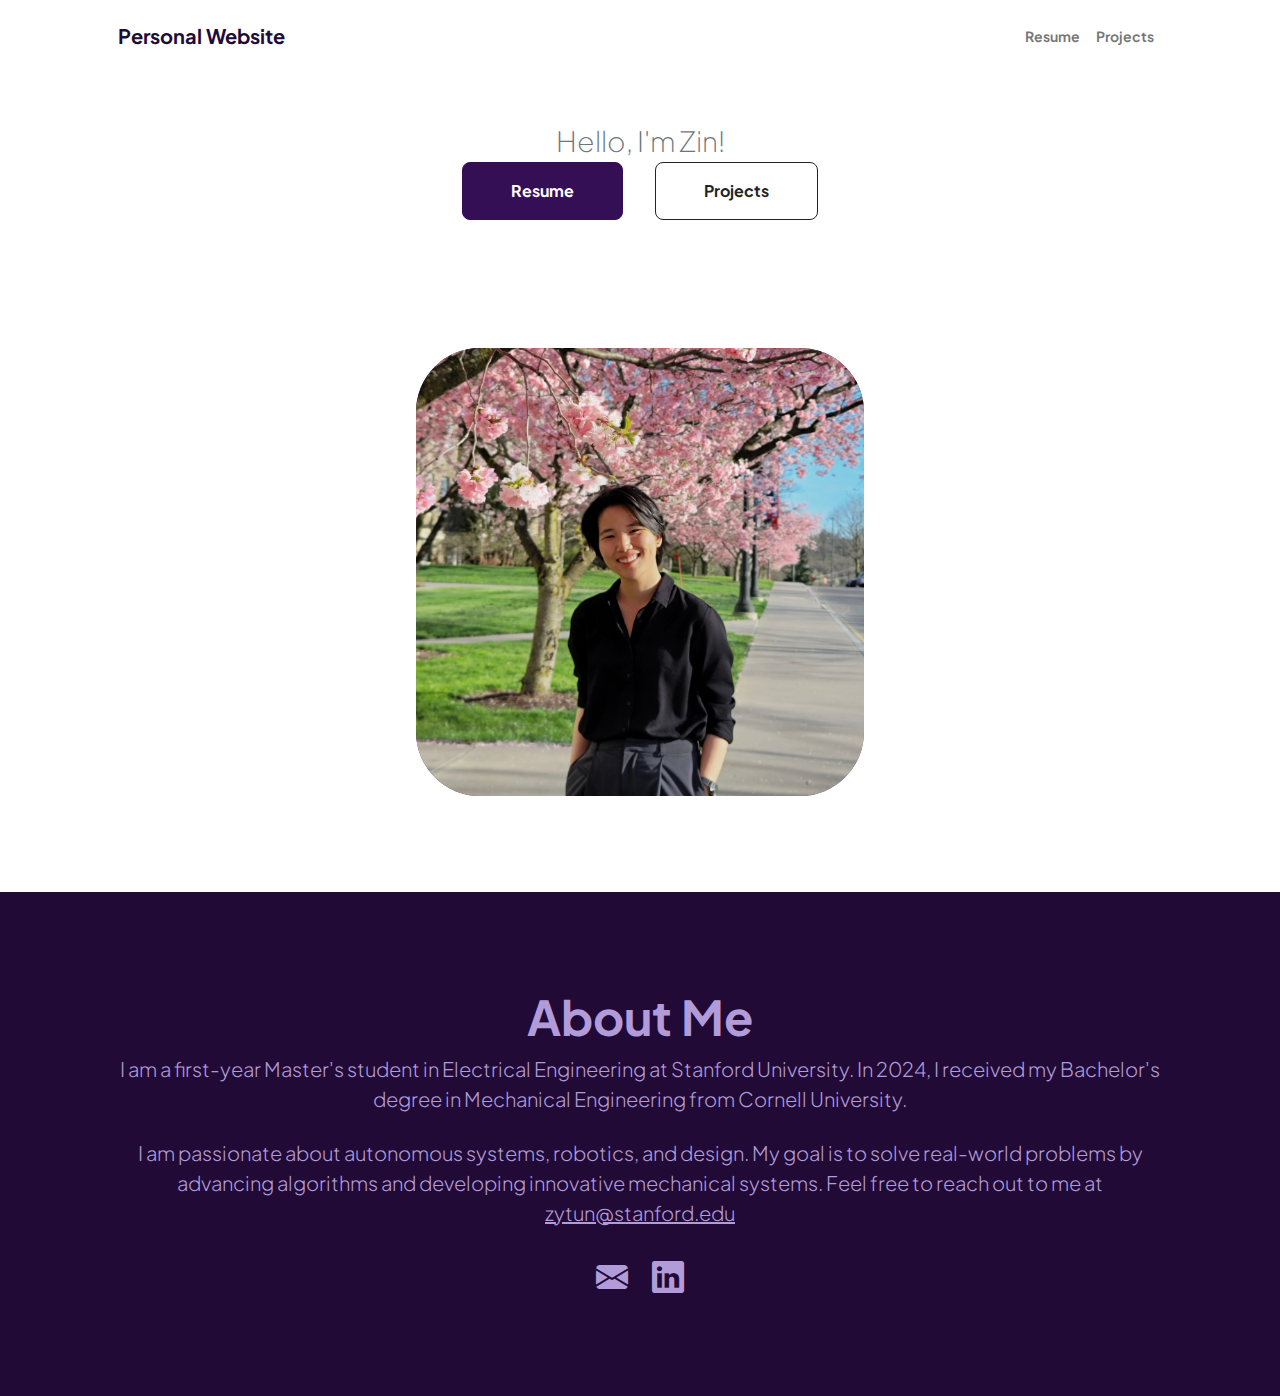
<file: index.html>
<!DOCTYPE html>
<html lang="en">
    <head>
        <meta charset="utf-8" />
        <meta name="viewport" content="width=device-width, initial-scale=1, shrink-to-fit=no" />
        <meta name="description" content="" />
        <meta name="author" content="" />
        <title>Zin Yamin Tun's Project Website</title>
        <!-- Favicon-->
        <link rel="icon" type="image/x-icon" href="assets/favicon.ico" />
        <!-- Custom Google font-->
        <link rel="preconnect" href="https://fonts.googleapis.com" />
        <link rel="preconnect" href="https://fonts.gstatic.com" crossorigin />
        <link href="https://fonts.googleapis.com/css2?family=Plus+Jakarta+Sans:wght@100;200;300;400;500;600;700;800;900&amp;display=swap" rel="stylesheet" />
        <!-- Bootstrap icons-->
        <link href="https://cdn.jsdelivr.net/npm/bootstrap-icons@1.8.1/font/bootstrap-icons.css" rel="stylesheet" />
        <!-- Core theme CSS (includes Bootstrap)-->
        <link href="css/styles.css" rel="stylesheet" />
    </head>
    <body class="d-flex flex-column h-100">
        <main class="flex-shrink-0">
            <!-- Navigation-->
            <nav class="navbar navbar-expand-lg navbar-light bg-white py-3">
                <div class="container px-5">
                    <a class="navbar-brand" href="index.html"><span class="fw-bolder text-primary">Personal Website</span></a>
                    <button class="navbar-toggler" type="button" data-bs-toggle="collapse" data-bs-target="#navbarSupportedContent" aria-controls="navbarSupportedContent" aria-expanded="false" aria-label="Toggle navigation"><span class="navbar-toggler-icon"></span></button>
                    <div class="collapse navbar-collapse" id="navbarSupportedContent">
                        <ul class="navbar-nav ms-auto mb-2 mb-lg-0 small fw-bolder">
                            <!-- <li class="nav-item"><a class="nav-link" href="index.html">Home</a></li> -->
                            <li class="nav-item"><a class="nav-link" href="resume.html">Resume</a></li>
                            <li class="nav-item"><a class="nav-link" href="projects.html">Projects</a></li>
                            <!-- <li class="nav-item"><a class="nav-link" href="contact.html">Contact</a></li> -->
                        </ul>
                    </div>
                </div>
            </nav>
            <!-- Header-->
            <header class="py-5">
                <div class="container px-5 pb-5">
                    <div class="row gx-5 align-items-center">
                        <div class="col-xxl-5">
                            <!-- Header text content-->
                            <div class="text-center text-xxl-start">
                                <!-- <div class="badge bg-gradient-primary-to-secondary text-white mb-4"><div class="text-uppercase">Design &middot; Development &middot; Marketing</div></div> -->
                                <div class="fs-3 fw-light text-muted">Hello, I'm Zin!</div>
                                <!-- <h1 class="display-3 fw-bolder mb-5"><span class="text-gradient d-inline">Get online and grow fast</span></h1> -->
                                <div class="d-grid gap-3 d-sm-flex justify-content-sm-center justify-content-xxl-start mb-3">
                                    <a class="btn btn-primary btn-lg px-5 py-3 me-sm-3 fs-6 fw-bolder" href="resume.html">Resume</a>
                                    <a class="btn btn-outline-dark btn-lg px-5 py-3 fs-6 fw-bolder" href="projects.html">Projects</a>
                                </div>
                            </div>
                        </div>
                        <div class="col-xxl-7">
                            <!-- Header profile picture-->
                            <div class="d-flex justify-content-center mt-5 mt-xxl-0">
                                <div class="profile bg-gradient-primary-to-secondary">
                                    <!-- TIP: For best results, use a photo with a transparent background like the demo example below-->
                                    <!-- Watch a tutorial on how to do this on YouTube (link)-->
                                    <img class="profile-img" src="assets/profile.jpeg" alt="..." />
                                </div>
                            </div>                            
                        </div>
                    </div>
                </div>
            </header>
            <!-- About Section-->
            <section class="bg-purple py-5">
                <div class="container px-5">
                    <div class="row gx-5 justify-content-center">
                        <div class="col-xxl-8">
                            <div class="text-center my-5">
                                <h2 class="display-5 fw-bolder"><span class="text-light-purple d-inline">About Me</span></h2>
                                <p class="lead text-light-purple mb-4">I am a first-year Master's student in Electrical Engineering at Stanford University.
                                     In 2024, I received my Bachelor's degree in Mechanical Engineering from Cornell University.</p>
                                <p class="lead text-light-purple mb-4">I am passionate about autonomous systems, robotics, and design. My goal is to solve real-world problems
                                     by advancing algorithms and developing innovative mechanical systems. Feel free to reach out to me at
                                     <a href="mailto:zytun@stanford.edu" class="text-light-purple">zytun@stanford.edu</a></p>
                                <div class="d-flex justify-content-center fs-2 gap-4">
                                    <!-- <a class="text-gradient" href="#!"><i class="bi bi-twitter"></i></a> -->
                                    <a class="text-light-purple" href="mailto:zytun@stanford.edu"><i class="bi bi-envelope-fill"></i></a>
                                    <a class="text-light-purple" href="https://www.linkedin.com/in/zin-tun-4aa81a32a/"><i class="bi bi-linkedin"></i></a>
                                    <!-- <a class="text-gradient" href="#!"><i class="bi bi-github"></i></a> -->
                                </div>
                            </div>
                        </div>
                    </div>
                </div>
            </section>
        </main>
        <!-- Footer-->
        <!-- <footer class="bg-white py-4 mt-auto">
            <div class="container px-5">
                <div class="row align-items-center justify-content-between flex-column flex-sm-row">
                    <div class="col-auto"><div class="small m-0">Copyright &copy; Your Website 2023</div></div>
                    <div class="col-auto">
                        <a class="small" href="#!">Privacy</a>
                        <span class="mx-1">&middot;</span>
                        <a class="small" href="#!">Terms</a>
                        <span class="mx-1">&middot;</span>
                        <a class="small" href="#!">Contact</a>
                    </div>
                </div>
            </div>
        </footer> -->
        <!-- Bootstrap core JS-->
        <script src="https://cdn.jsdelivr.net/npm/bootstrap@5.2.3/dist/js/bootstrap.bundle.min.js"></script>
        <!-- Core theme JS-->
        <script src="js/scripts.js"></script>
    </body>
</html>
</file>
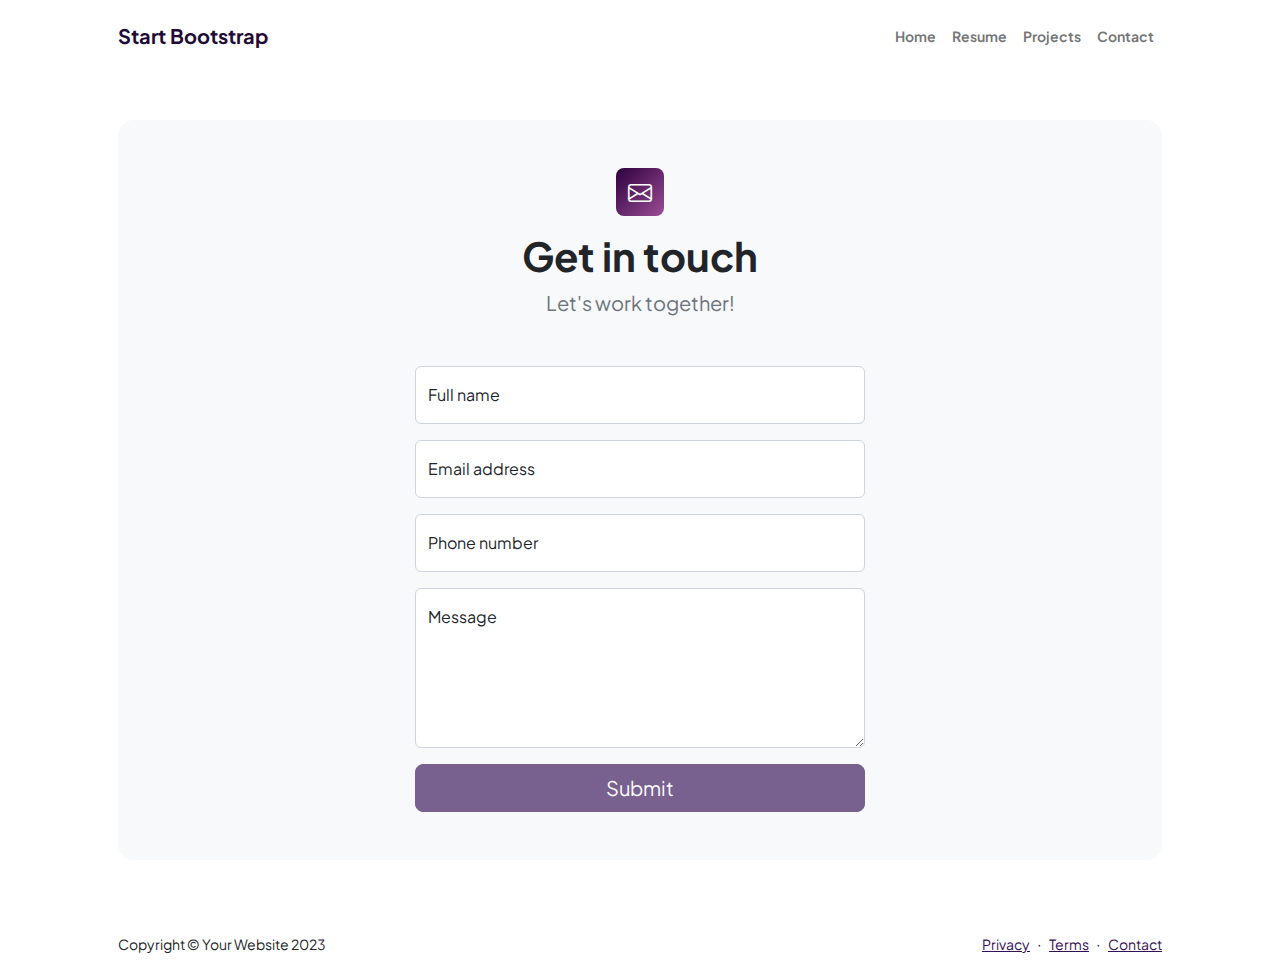
<file: contact.html>
<!DOCTYPE html>
<html lang="en">
    <head>
        <meta charset="utf-8" />
        <meta name="viewport" content="width=device-width, initial-scale=1, shrink-to-fit=no" />
        <meta name="description" content />
        <meta name="author" content />
        <title>Modern Business - Start Bootstrap Template</title>
        <!-- Favicon-->
        <link rel="icon" type="image/x-icon" href="assets/favicon.ico" />
        <!-- Custom Google font-->
        <link rel="preconnect" href="https://fonts.googleapis.com" />
        <link rel="preconnect" href="https://fonts.gstatic.com" crossorigin />
        <link href="https://fonts.googleapis.com/css2?family=Plus+Jakarta+Sans:wght@100;200;300;400;500;600;700;800;900&amp;display=swap" rel="stylesheet" />
        <!-- Bootstrap icons-->
        <link href="https://cdn.jsdelivr.net/npm/bootstrap-icons@1.8.1/font/bootstrap-icons.css" rel="stylesheet" />
        <!-- Core theme CSS (includes Bootstrap)-->
        <link href="css/styles.css" rel="stylesheet" />
    </head>
    <body class="d-flex flex-column">
        <main class="flex-shrink-0">
            <!-- Navigation-->
            <nav class="navbar navbar-expand-lg navbar-light bg-white py-3">
                <div class="container px-5">
                    <a class="navbar-brand" href="index.html"><span class="fw-bolder text-primary">Start Bootstrap</span></a>
                    <button class="navbar-toggler" type="button" data-bs-toggle="collapse" data-bs-target="#navbarSupportedContent" aria-controls="navbarSupportedContent" aria-expanded="false" aria-label="Toggle navigation"><span class="navbar-toggler-icon"></span></button>
                    <div class="collapse navbar-collapse" id="navbarSupportedContent">
                        <ul class="navbar-nav ms-auto mb-2 mb-lg-0 small fw-bolder">
                            <li class="nav-item"><a class="nav-link" href="index.html">Home</a></li>
                            <li class="nav-item"><a class="nav-link" href="resume.html">Resume</a></li>
                            <li class="nav-item"><a class="nav-link" href="projects.html">Projects</a></li>
                            <li class="nav-item"><a class="nav-link" href="contact.html">Contact</a></li>
                        </ul>
                    </div>
                </div>
            </nav>
            <!-- Page content-->
            <section class="py-5">
                <div class="container px-5">
                    <!-- Contact form-->
                    <div class="bg-light rounded-4 py-5 px-4 px-md-5">
                        <div class="text-center mb-5">
                            <div class="feature bg-primary bg-gradient-primary-to-secondary text-white rounded-3 mb-3"><i class="bi bi-envelope"></i></div>
                            <h1 class="fw-bolder">Get in touch</h1>
                            <p class="lead fw-normal text-muted mb-0">Let's work together!</p>
                        </div>
                        <div class="row gx-5 justify-content-center">
                            <div class="col-lg-8 col-xl-6">
                                <!-- * * * * * * * * * * * * * * *-->
                                <!-- * * SB Forms Contact Form * *-->
                                <!-- * * * * * * * * * * * * * * *-->
                                <!-- This form is pre-integrated with SB Forms.-->
                                <!-- To make this form functional, sign up at-->
                                <!-- https://startbootstrap.com/solution/contact-forms-->
                                <!-- to get an API token!-->
                                <form id="contactForm" data-sb-form-api-token="API_TOKEN">
                                    <!-- Name input-->
                                    <div class="form-floating mb-3">
                                        <input class="form-control" id="name" type="text" placeholder="Enter your name..." data-sb-validations="required" />
                                        <label for="name">Full name</label>
                                        <div class="invalid-feedback" data-sb-feedback="name:required">A name is required.</div>
                                    </div>
                                    <!-- Email address input-->
                                    <div class="form-floating mb-3">
                                        <input class="form-control" id="email" type="email" placeholder="name@example.com" data-sb-validations="required,email" />
                                        <label for="email">Email address</label>
                                        <div class="invalid-feedback" data-sb-feedback="email:required">An email is required.</div>
                                        <div class="invalid-feedback" data-sb-feedback="email:email">Email is not valid.</div>
                                    </div>
                                    <!-- Phone number input-->
                                    <div class="form-floating mb-3">
                                        <input class="form-control" id="phone" type="tel" placeholder="(123) 456-7890" data-sb-validations="required" />
                                        <label for="phone">Phone number</label>
                                        <div class="invalid-feedback" data-sb-feedback="phone:required">A phone number is required.</div>
                                    </div>
                                    <!-- Message input-->
                                    <div class="form-floating mb-3">
                                        <textarea class="form-control" id="message" type="text" placeholder="Enter your message here..." style="height: 10rem" data-sb-validations="required"></textarea>
                                        <label for="message">Message</label>
                                        <div class="invalid-feedback" data-sb-feedback="message:required">A message is required.</div>
                                    </div>
                                    <!-- Submit success message-->
                                    <!---->
                                    <!-- This is what your users will see when the form-->
                                    <!-- has successfully submitted-->
                                    <div class="d-none" id="submitSuccessMessage">
                                        <div class="text-center mb-3">
                                            <div class="fw-bolder">Form submission successful!</div>
                                            To activate this form, sign up at
                                            <br />
                                            <a href="https://startbootstrap.com/solution/contact-forms">https://startbootstrap.com/solution/contact-forms</a>
                                        </div>
                                    </div>
                                    <!-- Submit error message-->
                                    <!---->
                                    <!-- This is what your users will see when there is-->
                                    <!-- an error submitting the form-->
                                    <div class="d-none" id="submitErrorMessage"><div class="text-center text-danger mb-3">Error sending message!</div></div>
                                    <!-- Submit Button-->
                                    <div class="d-grid"><button class="btn btn-primary btn-lg disabled" id="submitButton" type="submit">Submit</button></div>
                                </form>
                            </div>
                        </div>
                    </div>
                </div>
            </section>
        </main>
        <!-- Footer-->
        <footer class="bg-white py-4 mt-auto">
            <div class="container px-5">
                <div class="row align-items-center justify-content-between flex-column flex-sm-row">
                    <div class="col-auto"><div class="small m-0">Copyright &copy; Your Website 2023</div></div>
                    <div class="col-auto">
                        <a class="small" href="#!">Privacy</a>
                        <span class="mx-1">&middot;</span>
                        <a class="small" href="#!">Terms</a>
                        <span class="mx-1">&middot;</span>
                        <a class="small" href="#!">Contact</a>
                    </div>
                </div>
            </div>
        </footer>
        <!-- Bootstrap core JS-->
        <script src="https://cdn.jsdelivr.net/npm/bootstrap@5.2.3/dist/js/bootstrap.bundle.min.js"></script>
        <!-- Core theme JS-->
        <script src="js/scripts.js"></script>
        <!-- * * * * * * * * * * * * * * * * * * * * * * * * * * * * * * * * * * * * * * * *-->
        <!-- * *                               SB Forms JS                               * *-->
        <!-- * * Activate your form at https://startbootstrap.com/solution/contact-forms * *-->
        <!-- * * * * * * * * * * * * * * * * * * * * * * * * * * * * * * * * * * * * * * * *-->
        <script src="https://cdn.startbootstrap.com/sb-forms-latest.js"></script>
    </body>
</html>
</file>
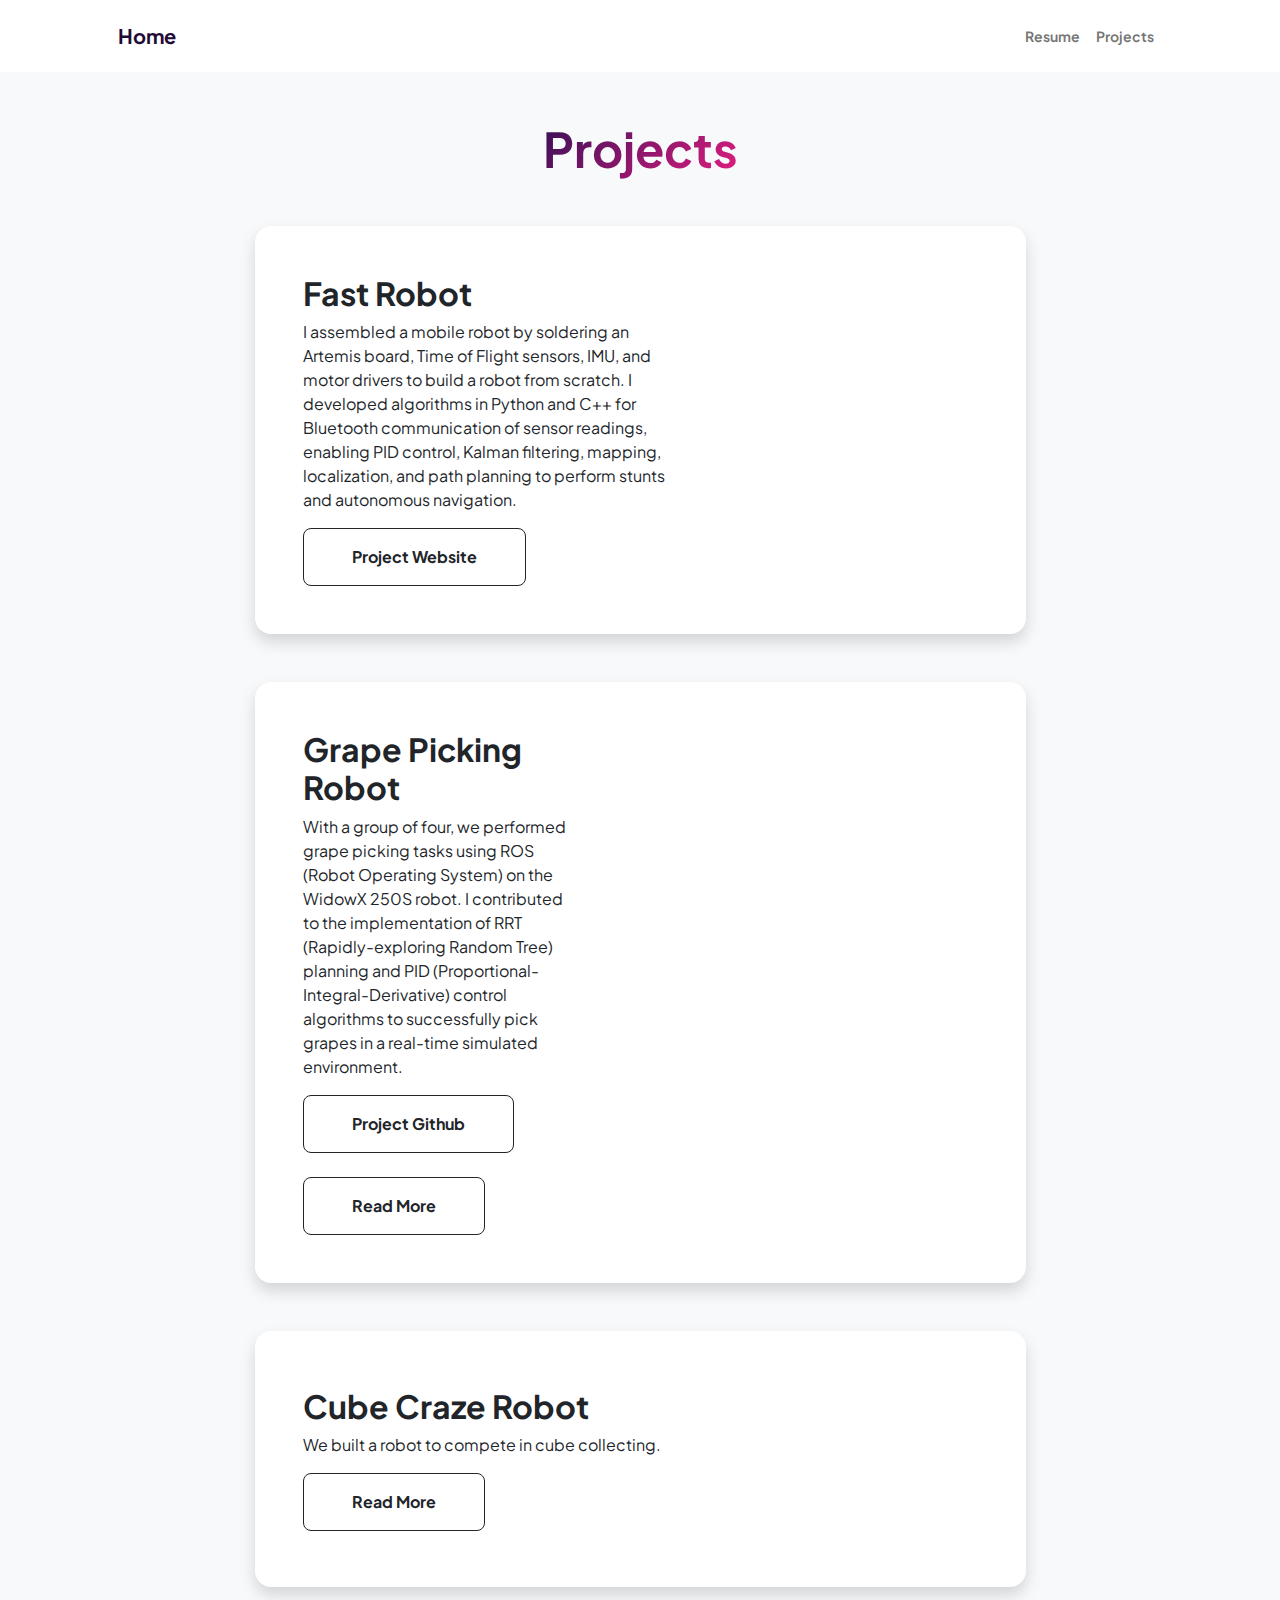
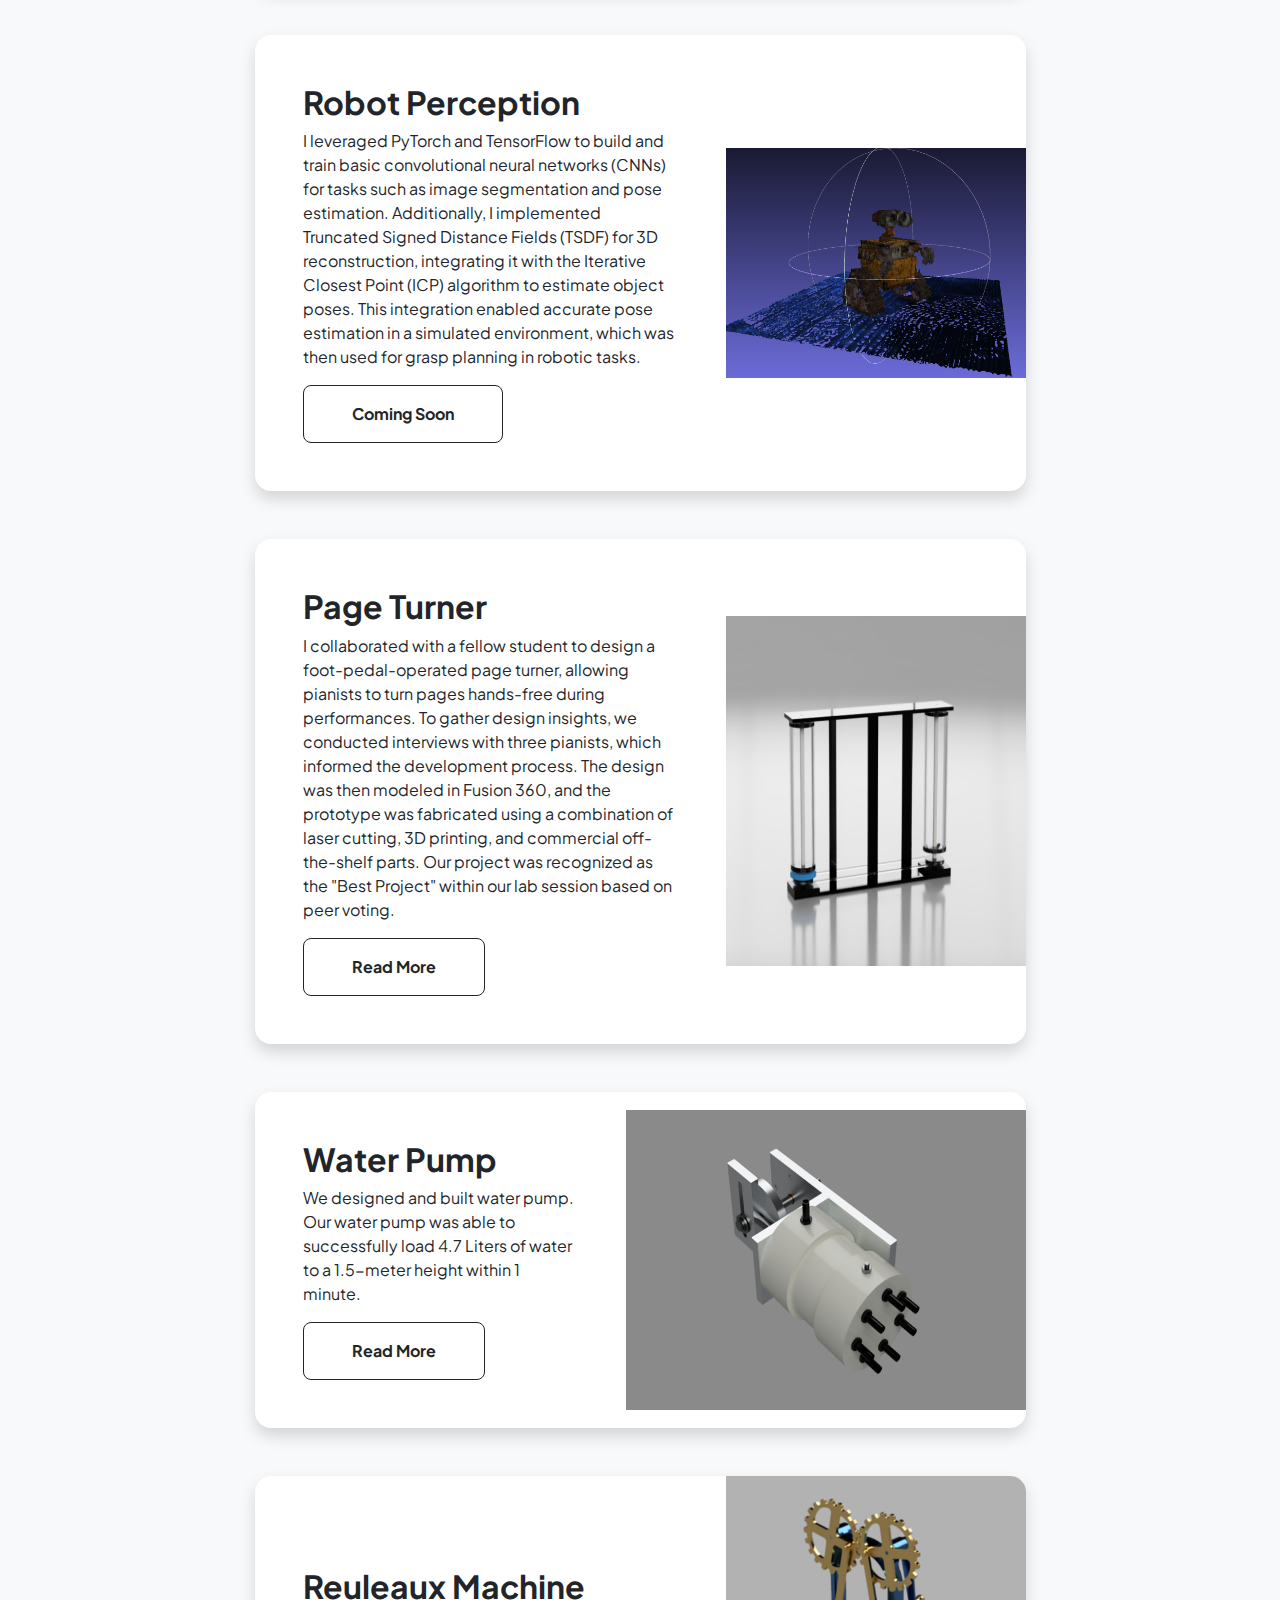
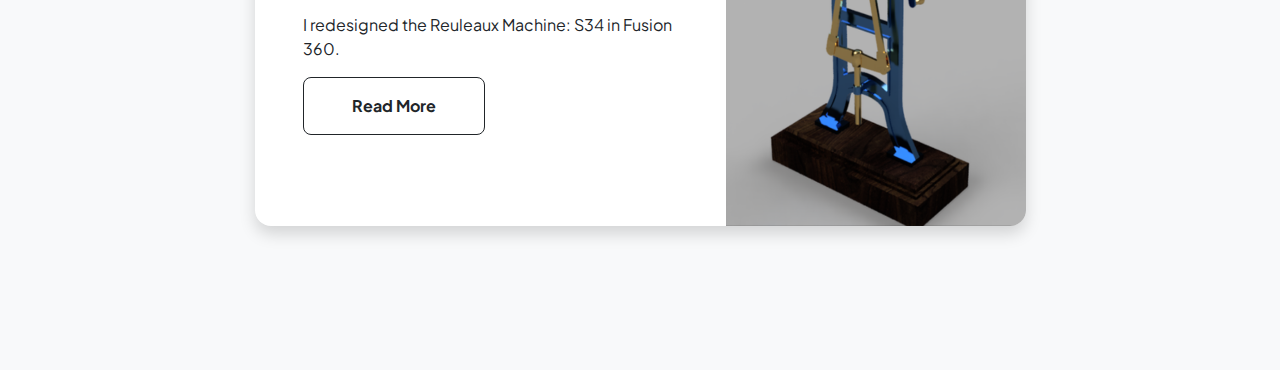
<file: projects.html>
<!DOCTYPE html>
<html lang="en">
    <head>
        <meta charset="utf-8" />
        <meta name="viewport" content="width=device-width, initial-scale=1, shrink-to-fit=no" />
        <meta name="description" content="" />
        <meta name="author" content="" />
        <title>Projects</title>
        <!-- Favicon-->
        <link rel="icon" type="image/x-icon" href="assets/favicon.ico" />
        <!-- Custom Google font-->
        <link rel="preconnect" href="https://fonts.googleapis.com" />
        <link rel="preconnect" href="https://fonts.gstatic.com" crossorigin />
        <link href="https://fonts.googleapis.com/css2?family=Plus+Jakarta+Sans:wght@100;200;300;400;500;600;700;800;900&amp;display=swap" rel="stylesheet" />
        <!-- Bootstrap icons-->
        <link href="https://cdn.jsdelivr.net/npm/bootstrap-icons@1.8.1/font/bootstrap-icons.css" rel="stylesheet" />
        <!-- Core theme CSS (includes Bootstrap)-->
        <link href="css/styles.css" rel="stylesheet" />
    </head>
    <body class="d-flex flex-column h-100 bg-light">
        <main class="flex-shrink-0">
            <!-- Navigation-->
            <nav class="navbar navbar-expand-lg navbar-light bg-white py-3">
                <div class="container px-5">
                    <a class="navbar-brand" href="index.html"><span class="fw-bolder text-primary">Home</span></a>
                    <button class="navbar-toggler" type="button" data-bs-toggle="collapse" data-bs-target="#navbarSupportedContent" aria-controls="navbarSupportedContent" aria-expanded="false" aria-label="Toggle navigation"><span class="navbar-toggler-icon"></span></button>
                    <div class="collapse navbar-collapse" id="navbarSupportedContent">
                        <ul class="navbar-nav ms-auto mb-2 mb-lg-0 small fw-bolder">
                            <!-- <li class="nav-item"><a class="nav-link" href="index.html">Home</a></li> -->
                            <li class="nav-item"><a class="nav-link" href="resume.html">Resume</a></li>
                            <li class="nav-item"><a class="nav-link" href="projects.html">Projects</a></li>
                            <!-- <li class="nav-item"><a class="nav-link" href="contact.html">Contact</a></li> -->
                        </ul>
                    </div>
                </div>
            </nav>
            <!-- Projects Section-->
            <section class="py-5">
                <div class="container px-5 mb-5">
                    <div class="text-center mb-5">
                        <h1 class="display-5 fw-bolder mb-0"><span class="text-gradient d-inline">Projects</span></h1>
                    </div>
                    <div class="row gx-5 justify-content-center">
                        <div class="col-lg-11 col-xl-9 col-xxl-8">
                            <!-- Project Card 1-->
                            <div class="card overflow-hidden shadow rounded-4 border-0 mb-5">
                                <div class="card-body p-0">
                                    <div class="d-flex align-items-center">
                                        <div class="p-5">
                                            <h2 class="fw-bolder">Fast Robot</h2>
                                            <p>I assembled a mobile robot by soldering an Artemis board, Time of Flight sensors, IMU, 
                                                and motor drivers to build a robot from scratch. I developed algorithms in Python and 
                                                C++ for Bluetooth communication of sensor readings, enabling PID control, Kalman filtering,
                                                 mapping, localization, and path planning to perform stunts and autonomous navigation.
                                            </p>
                                            <a class="btn btn-outline-dark btn-lg px-5 py-3 fs-6 fw-bolder" href="https://zinyamintun.github.io/zyt2-lab.github.io-FastRobots-2023-/">Project Website</a>
                                        </div>
                                        <div class="embed-responsive embed-responsive-3by4">
                                            <iframe width="300" height="280" 
                                                src="https://www.youtube.com/embed/JajWKeTw9j8?controls=1&autoplay=1&loop=1&playlist=JajWKeTw9j8&mute=1" 
                                                allow="autoplay" 
                                                frameborder="0">
                                            </iframe>
                                        </div>
                                    </div>
                                </div>
                            </div>
                             <!-- Project Card 2-->
                            <div class="card overflow-hidden shadow rounded-4 border-0 mb-5">
                                <div class="card-body p-0">
                                    <div class="d-flex align-items-center">
                                        <div class="p-5">
                                            <h2 class="fw-bolder">Grape Picking Robot</h2>
                                            <p> With a group of four, we performed grape picking tasks using ROS (Robot Operating System) on the WidowX 250S robot. 
                                                I contributed to the implementation of RRT (Rapidly-exploring Random Tree) planning and PID (Proportional-Integral-Derivative) control 
                                                algorithms to successfully pick grapes in a real-time simulated environment.
                                            </p>
                                            <a class="btn btn-outline-dark btn-lg px-5 py-3 fs-6 fw-bolder" href="https://github.com/rbatra2000/cs6751">Project Github</a><br><br>
                                            <a class="btn btn-outline-dark btn-lg px-5 py-3 fs-6 fw-bolder" href="https://drive.google.com/file/d/11UkvsXsQirpkS9rCVoQSXY76R7eR41c3/view">Read More</a>
                                        </div>
                                        <div class="embed-responsive embed-responsive-3by4">
                                            <iframe width="400" height="225" 
                                                src="https://www.youtube.com/embed/AZyVRLJgdOQ?controls=1&autoplay=1&loop=1&playlist=AZyVRLJgdOQ&mute=1" 
                                                allow="autoplay" 
                                                frameborder="0">
                                            </iframe>
                                        </div>
                                    </div>
                                </div>
                            </div>
                            <!-- Project Card 3-->
                            <div class="card overflow-hidden shadow rounded-4 border-0 mb-5">
                                <div class="card-body p-0">
                                    <div class="d-flex align-items-center">
                                        <div class="p-5">
                                            <h2 class="fw-bolder">Cube Craze Robot</h2>
                                            <p>We built a robot to compete in cube collecting.</p>
                                            <a class="btn btn-outline-dark btn-lg px-5 py-3 fs-6 fw-bolder" href="https://drive.google.com/file/d/1uK4eu7V6HNq_JN62k-tbfWdUOUlqnBp9/view?usp=sharing">Read More</a> 
                                        </div>
                                        <div class="embed-responsive embed-responsive-3by4">
                                            <iframe width="295" height="250" 
                                                src="https://www.youtube.com/embed/vDX43qM1hmI?controls=1&autoplay=1&loop=1&playlist=vDX43qM1hmI&mute=1" 
                                                allow="autoplay" 
                                                frameborder="0">
                                            </iframe>
                                        </div>
                                    </div>
                                </div>
                            </div>
                            <div class="card overflow-hidden shadow rounded-4 border-0 mb-5">
                                <div class="card-body p-0">
                                    <div class="d-flex align-items-center">
                                        <div class="p-5">
                                            <h2 class="fw-bolder">Robot Perception</h2>
                                            <p>
                                                I leveraged PyTorch and TensorFlow to build and train basic convolutional neural networks (CNNs) for tasks such as image segmentation and pose estimation. 
                                                Additionally, I implemented Truncated Signed Distance Fields (TSDF) for 3D reconstruction, integrating it with the Iterative Closest Point (ICP) algorithm to estimate object poses. 
                                                This integration enabled accurate pose estimation in a simulated environment, which was then used for grasp planning in robotic tasks.
                                            </p>
                                            <a class="btn btn-outline-dark btn-lg px-5 py-3 fs-6 fw-bolder" href="https://github.com/zinyamintun/EE227" target="_blank">Coming Soon</a>
                                        </div>
                                        <img class="img-fluid" src="assets/wallE.png" alt="Wall E" style="width: 300px; height: 230px;" />
                                    </div>
                                </div>
                            </div>
                                                      
                            <!-- Project Card 4-->
                            <div class="card overflow-hidden shadow rounded-4 border-0 mb-5">
                                <div class="card-body p-0">
                                    <div class="d-flex align-items-center">
                                        <div class="p-5">
                                            <h2 class="fw-bolder">Page Turner</h2>
                                            <p>I collaborated with a fellow student to design a foot-pedal-operated page turner, allowing pianists
                                                 to turn pages hands-free during performances. To gather design insights, we conducted 
                                                 interviews with three pianists, which informed the development process. The design was then 
                                                 modeled in Fusion 360, and the prototype was fabricated using a combination of laser cutting, 
                                                 3D printing, and commercial off-the-shelf parts. Our project was recognized as the "Best Project" within our lab session based on peer voting.</p>
                                             <a class="btn btn-outline-dark btn-lg px-5 py-3 fs-6 fw-bolder" href="https://cornell.digication.com/zinyamintun-portfolio/open-design-project">Read More</a> 
                                        </div>
                                        <img class="img-fluid" src="assets/pageturner.png" alt="Page Turner Prototype" style="width: 300px; height: 350px;" />
                                    </div>
                                </div>
                            </div>
                            <!-- Project Card 5-->
                            <div class="card overflow-hidden shadow rounded-4 border-0 mb-5">
                                <div class="card-body p-0">
                                    <div class="d-flex align-items-center">
                                        <div class="p-5">
                                            <h2 class="fw-bolder">Water Pump</h2>
                                            <p>We designed and built water pump. Our water pump was able to successfully load 4.7 Liters of water to a 1.5-meter height within 1 minute. </p>
                                             <a class="btn btn-outline-dark btn-lg px-5 py-3 fs-6 fw-bolder" href="https://cornell.digication.com/zinyamintun-portfolio/water-pump">Read More</a> 
                                        </div>
                                        <img class="img-fluid" src="assets/waterpump.png" alt="Water Pump" style="width: 400px; height: 300px;" />
                                    </div>
                                </div>
                            </div>
                            <!-- Project Card 6-->
                            <div class="card overflow-hidden shadow rounded-4 border-0 mb-5">
                                <div class="card-body p-0">
                                    <div class="d-flex align-items-center">
                                        <div class="p-5">
                                            <h2 class="fw-bolder">Reuleaux Machine</h2>
                                            <p>I redesigned the Reuleaux Machine: S34 in Fusion 360. </p>
                                             <a class="btn btn-outline-dark btn-lg px-5 py-3 fs-6 fw-bolder" href="https://cornell.digication.com/zinyamintun-portfolio/cad">Read More</a> 
                                        </div>
                                        <img class="img-fluid" src="assets/rmachine.png" alt="Reuleaux Machine" style="width: 300px; height: 350px;" />
                                    </div>
                                </div>
                            </div>
                        </div>
                    </div>
                </div>
            </section>
        </main>
        <!-- Bootstrap core JS-->
        <script src="https://cdn.jsdelivr.net/npm/bootstrap@5.2.3/dist/js/bootstrap.bundle.min.js"></script>
        <!-- Core theme JS-->
        <script src="js/scripts.js"></script>
    </body>
</html>
</file>
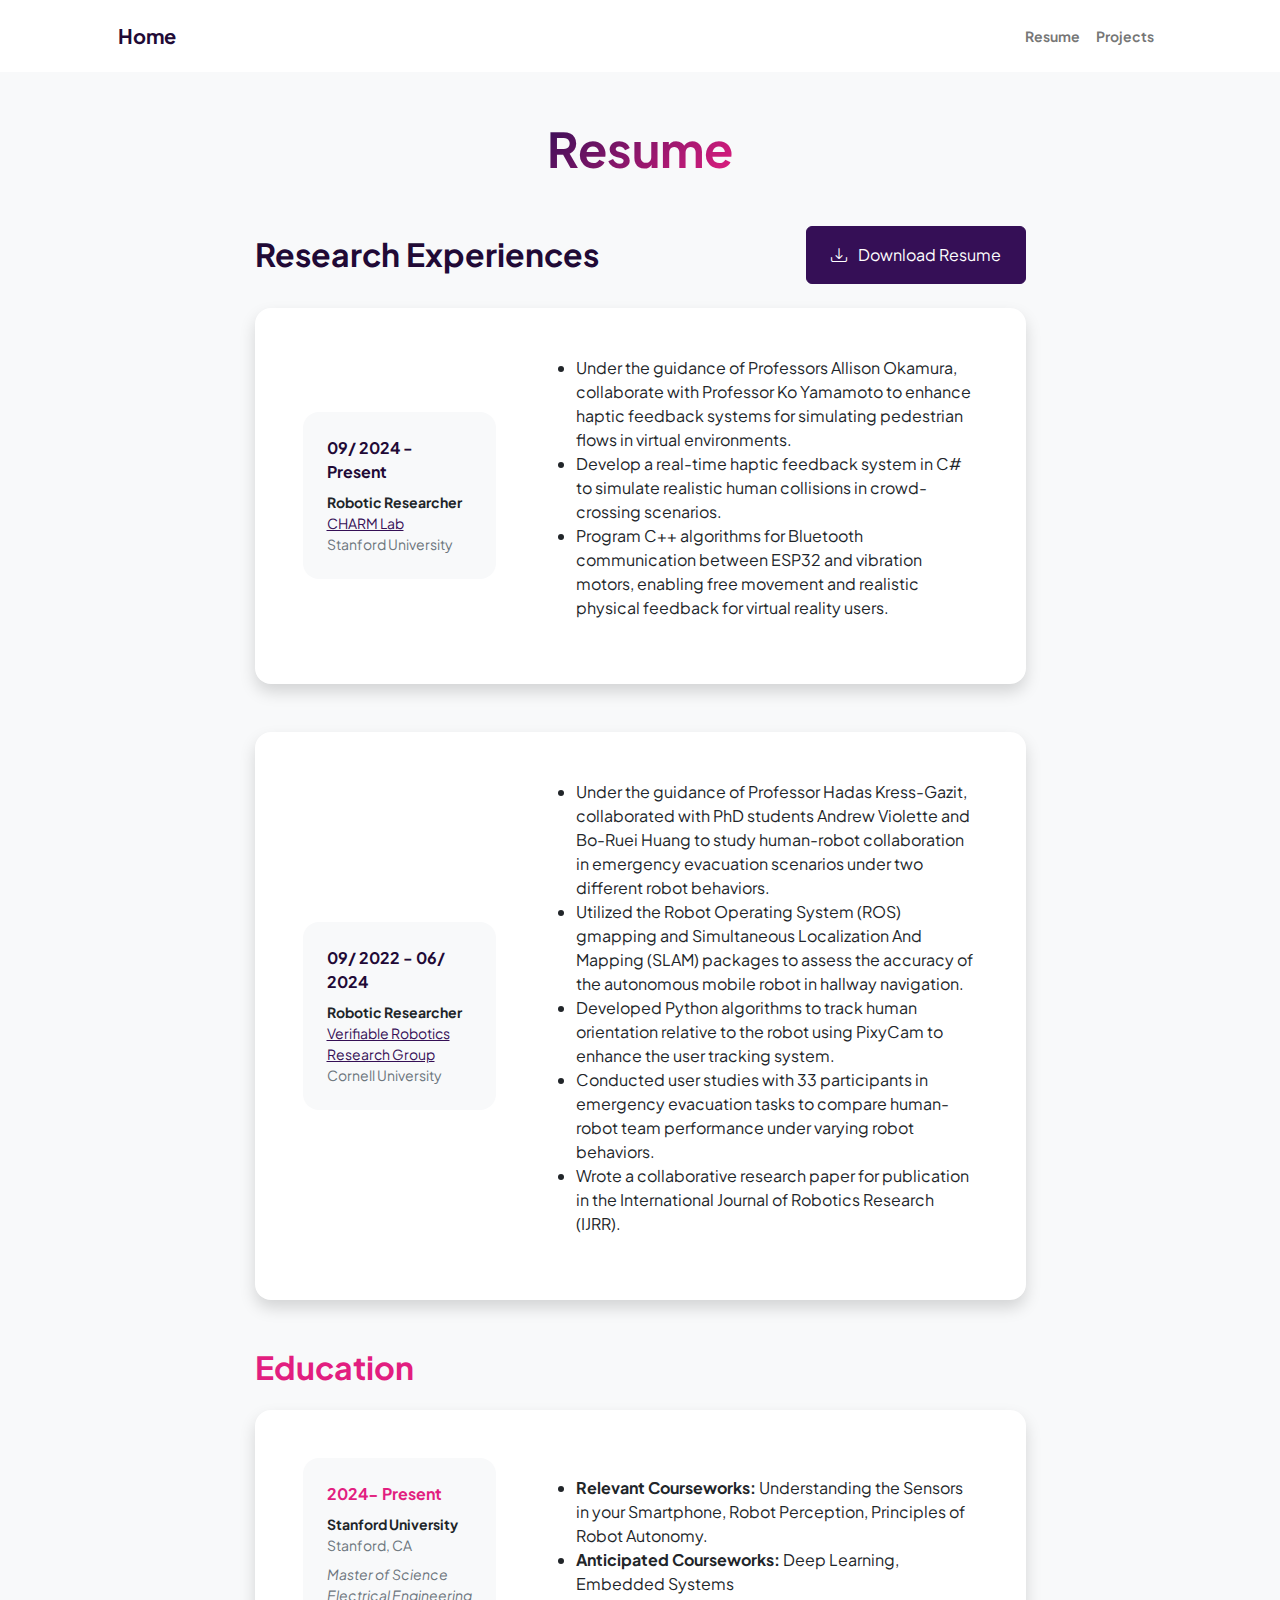
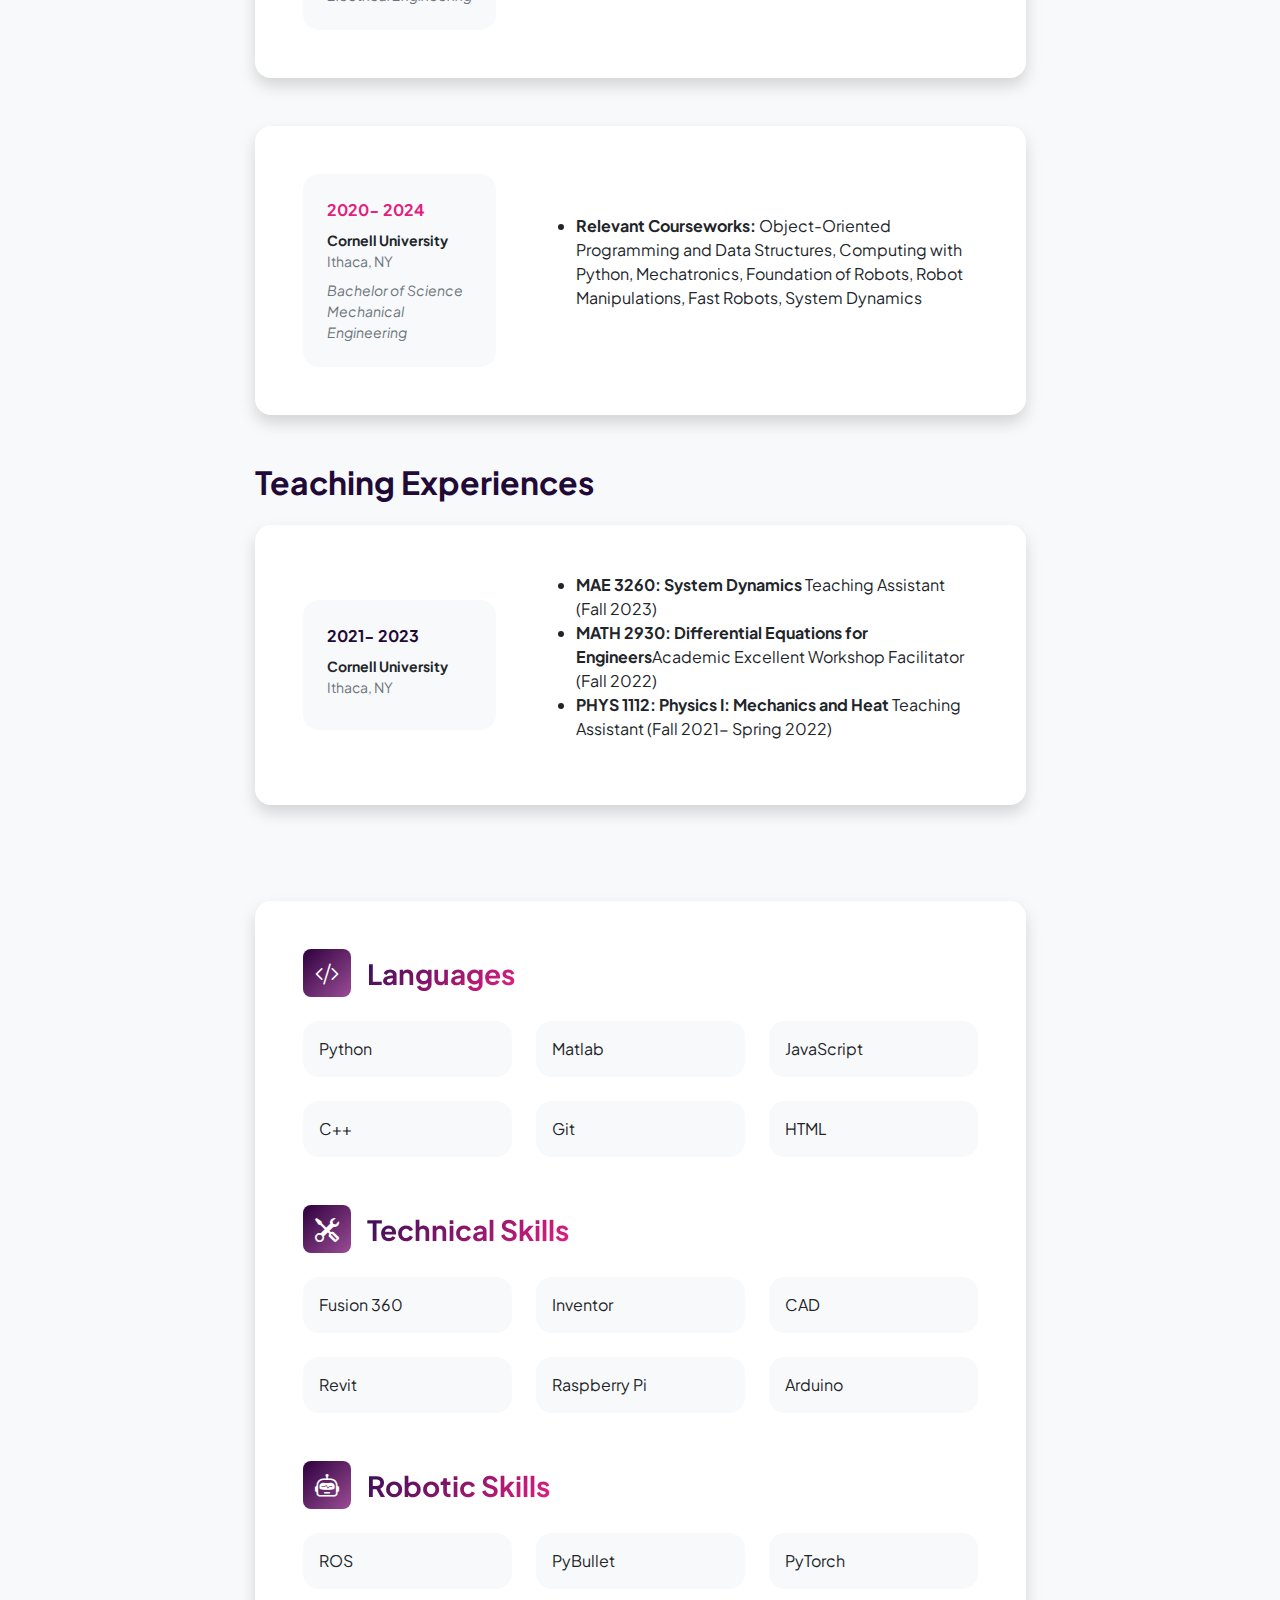
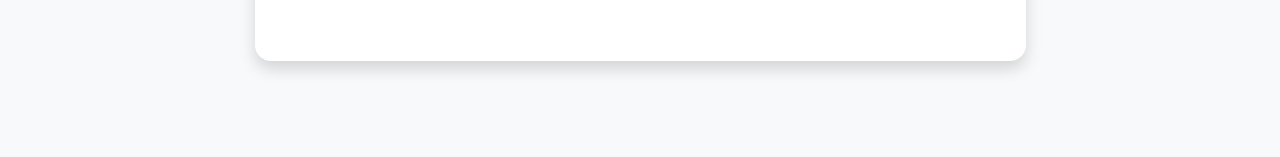
<file: resume.html>
<!DOCTYPE html>
<html lang="en">
    <head>
        <meta charset="utf-8" />
        <meta name="viewport" content="width=device-width, initial-scale=1, shrink-to-fit=no" />
        <meta name="description" content="" />
        <meta name="author" content="" />
        <title>Resume</title>
        <!-- Favicon-->
        <link rel="icon" type="image/x-icon" href="assets/favicon.ico" />
        <!-- Custom Google font-->
        <link rel="preconnect" href="https://fonts.googleapis.com" />
        <link rel="preconnect" href="https://fonts.gstatic.com" crossorigin />
        <link href="https://fonts.googleapis.com/css2?family=Plus+Jakarta+Sans:wght@100;200;300;400;500;600;700;800;900&amp;display=swap" rel="stylesheet" />
        <!-- Bootstrap icons-->
        <link href="https://cdn.jsdelivr.net/npm/bootstrap-icons@1.8.1/font/bootstrap-icons.css" rel="stylesheet" />
        <!-- Core theme CSS (includes Bootstrap)-->
        <link href="css/styles.css" rel="stylesheet" />
    </head>
    <body class="d-flex flex-column h-100 bg-light">
        <main class="flex-shrink-0">
            <!-- Navigation-->
            <nav class="navbar navbar-expand-lg navbar-light bg-white py-3">
                <div class="container px-5">
                    <a class="navbar-brand" href="index.html"><span class="fw-bolder text-primary">Home</span></a>
                    <button class="navbar-toggler" type="button" data-bs-toggle="collapse" data-bs-target="#navbarSupportedContent" aria-controls="navbarSupportedContent" aria-expanded="false" aria-label="Toggle navigation"><span class="navbar-toggler-icon"></span></button>
                    <div class="collapse navbar-collapse" id="navbarSupportedContent">
                        <ul class="navbar-nav ms-auto mb-2 mb-lg-0 small fw-bolder">
                            <!-- <li class="nav-item"><a class="nav-link" href="index.html">Home</a></li> -->
                            <li class="nav-item"><a class="nav-link" href="resume.html">Resume</a></li>
                            <li class="nav-item"><a class="nav-link" href="projects.html">Projects</a></li>
                            <!-- <li class="nav-item"><a class="nav-link" href="contact.html">Contact</a></li> -->
                        </ul>
                    </div>
                </div>
            </nav>
            <!-- Page Content-->
            <div class="container px-5 my-5">
                <div class="text-center mb-5">
                    <h1 class="display-5 fw-bolder mb-0"><span class="text-gradient d-inline">Resume</span></h1>
                </div>
                <div class="row gx-5 justify-content-center">
                    <div class="col-lg-11 col-xl-9 col-xxl-8">
                        <!-- Research Experiences Section-->
                        <section>
                            <div class="d-flex align-items-center justify-content-between mb-4">
                                <h2 class="text-primary fw-bolder mb-0">Research Experiences</h2>
                                <!-- Download resume button-->
                                <!-- Note: Set the link href target to a PDF file within your project-->
                                <a class="btn btn-primary px-4 py-3" href="https://drive.google.com/file/d/1mOvqx-WfPyFofM1VIfgs1TJxoPj_1De2/view?usp=sharing">
                                    <div class="d-inline-block bi bi-download me-2"></div>
                                    Download Resume
                                </a>
                            </div>
                            <!-- Experience Card 1-->
                            <div class="card shadow border-0 rounded-4 mb-5">
                                <div class="card-body p-5">
                                    <div class="row align-items-center gx-5">
                                        <div class="col text-center text-lg-start mb-4 mb-lg-0">
                                            <div class="bg-light p-4 rounded-4">
                                                <div class="text-primary fw-bolder mb-2">09/ 2024 - Present</div>
                                                <div class="small fw-bolder">Robotic Researcher</div>
                                                <div class="small text-muted"><a href="https://charm.stanford.edu/" target="_blank">CHARM Lab</a></div>
                                                <div class="small text-muted">Stanford University</div>
                                            </div>
                                        </div>
                                        <div class="col-lg-8">
                                            <ul>
                                                <li>Under the guidance of Professors Allison Okamura, collaborate with Professor Ko Yamamoto to enhance haptic feedback systems for simulating pedestrian flows in virtual environments.</li>
                                                <li>Develop a real-time haptic feedback system in C# to simulate realistic human collisions in crowd-crossing scenarios.</li>
                                                <li>Program C++ algorithms for Bluetooth communication between ESP32 and vibration motors, enabling free movement and realistic physical feedback for virtual reality users.</li>
                                            </ul>
                                        </div>
                                    </div>
                                </div>
                            </div>
                            <!-- Experience Card 2-->
                            <div class="card shadow border-0 rounded-4 mb-5">
                                <div class="card-body p-5">
                                    <div class="row align-items-center gx-5">
                                        <div class="col text-center text-lg-start mb-4 mb-lg-0">
                                            <div class="bg-light p-4 rounded-4">
                                                <div class="text-primary fw-bolder mb-2">09/ 2022 - 06/ 2024</div>
                                                <div class="small fw-bolder">Robotic Researcher</div>
                                                <div class="small text-muted"><a href="https://www.verifiablerobotics.com/" target="_blank">Verifiable Robotics Research Group</a></div>
                                                <div class="small text-muted">Cornell University</div>
                                            </div>
                                        </div>
                                        <div class="col-lg-8">
                                            <ul>
                                                <li>Under the guidance of Professor Hadas Kress-Gazit, collaborated with PhD students Andrew Violette and Bo-Ruei Huang to study human-robot collaboration in emergency evacuation scenarios under two different robot behaviors.</li>
                                                <li>Utilized the Robot Operating System (ROS) gmapping and Simultaneous Localization And Mapping (SLAM) packages to assess the accuracy of the autonomous mobile robot in hallway navigation.</li>
                                                <li>Developed Python algorithms to track human orientation relative to the robot using PixyCam to enhance the user tracking system.</li>
                                                <li>Conducted user studies with 33 participants in emergency evacuation tasks to compare human-robot team performance under varying robot behaviors.</li>
                                                <li>Wrote a collaborative research paper for publication in the International Journal of Robotics Research (IJRR).</li>
                                            </ul>
                                        </div>
                                    </div>
                                </div>
                            </div>
                        </section>
                        <!-- Education Section-->
                        <section>
                            <h2 class="text-secondary fw-bolder mb-4">Education</h2>
                            <!-- Education Card 1-->
                            <div class="card shadow border-0 rounded-4 mb-5">
                                <div class="card-body p-5">
                                    <div class="row align-items-center gx-5">
                                        <div class="col text-center text-lg-start mb-4 mb-lg-0">
                                            <div class="bg-light p-4 rounded-4">
                                                <div class="text-secondary fw-bolder mb-2">2024- Present</div>
                                                <div class="mb-2">
                                                    <div class="small fw-bolder">Stanford University</div>
                                                    <div class="small text-muted">Stanford, CA</div>
                                                </div>
                                                <div class="fst-italic">
                                                    <div class="small text-muted">Master of Science</div>
                                                    <div class="small text-muted">Electrical Engineering</div>
                                                </div>
                                            </div>
                                        </div>
                                        <div class="col-lg-8">
                                            <ul>
                                                <li><strong>Relevant Courseworks: </strong>Understanding the Sensors in your Smartphone, Robot Perception, Principles of Robot Autonomy.</li>
                                                <li><strong>Anticipated Courseworks: </strong>Deep Learning, Embedded Systems</li>
                                            </ul>
                                        </div>
                                    </div>
                                </div>
                            </div>
                            <!-- Education Card 2-->
                            <div class="card shadow border-0 rounded-4 mb-5">
                                <div class="card-body p-5">
                                    <div class="row align-items-center gx-5">
                                        <div class="col text-center text-lg-start mb-4 mb-lg-0">
                                            <div class="bg-light p-4 rounded-4">
                                                <div class="text-secondary fw-bolder mb-2">2020- 2024</div>
                                                <div class="mb-2">
                                                    <div class="small fw-bolder">Cornell University</div>
                                                    <div class="small text-muted">Ithaca, NY</div>
                                                </div>
                                                <div class="fst-italic">
                                                    <div class="small text-muted">Bachelor of Science</div>
                                                    <div class="small text-muted">Mechanical Engineering</div>
                                                </div>
                                            </div>
                                        </div>
                                        <div class="col-lg-8">
                                            <ul>
                                                <li><strong>Relevant Courseworks: </strong>Object-Oriented Programming and Data Structures, Computing with Python, Mechatronics, Foundation of Robots, Robot Manipulations, Fast Robots, System Dynamics</li>
                                            </ul>
                                        </div>
                                    </div>
                                </div>
                            </div>
                        </section>
                        <!-- Teaching Experience Section-->
                        <section>
                            <h2 class="text-primary fw-bolder mb-4">Teaching Experiences</h2>
                            <!-- Education Card 1-->
                            <div class="card shadow border-0 rounded-4 mb-5">
                                <div class="card-body p-5">
                                    <div class="row align-items-center gx-5">
                                        <div class="col text-center text-lg-start mb-4 mb-lg-0">
                                            <div class="bg-light p-4 rounded-4">
                                                <div class="text-primary fw-bolder mb-2">2021- 2023</div>
                                                <div class="mb-2">
                                                    <div class="small fw-bolder">Cornell University</div>
                                                    <div class="small text-muted">Ithaca, NY</div>
                                                </div>
                                            </div>
                                        </div>
                                        <div class="col-lg-8">
                                            <ul>
                                                <li><strong>MAE 3260: System Dynamics </strong>Teaching Assistant (Fall 2023)</li>
                                                <li><strong>MATH 2930: Differential Equations for Engineers</strong>Academic Excellent Workshop Facilitator (Fall 2022)</li>
                                                <li><strong>PHYS 1112: Physics I: Mechanics and Heat </strong>Teaching Assistant (Fall 2021- Spring 2022)</li>
                                            </ul>
                                        </div>
                                    </div>
                                </div>
                            </div>
                        </section>
                        <!-- Divider-->
                        <div class="pb-5"></div>
                        <!-- Skills Section-->
                        <section>
                            <!-- Skillset Card-->
                            <div class="card shadow border-0 rounded-4 mb-5">
                                <div class="card-body p-5">
                                    <!-- Languages list-->
                                    <div class="mb-5">
                                        <div class="d-flex align-items-center mb-4">
                                            <div class="feature bg-primary bg-gradient-primary-to-secondary text-white rounded-3 me-3"><i class="bi bi-code-slash"></i></div>
                                            <h3 class="fw-bolder mb-0"><span class="text-gradient d-inline">Languages</span></h3>
                                        </div>
                                        <div class="row row-cols-1 row-cols-md-3 mb-4">
                                            <div class="col mb-4 mb-md-0"><div class="d-flex align-items-center bg-light rounded-4 p-3 h-100">Python</div></div>
                                            <div class="col mb-4 mb-md-0"><div class="d-flex align-items-center bg-light rounded-4 p-3 h-100">Matlab</div></div>
                                            <div class="col"><div class="d-flex align-items-center bg-light rounded-4 p-3 h-100">JavaScript</div></div>
                                        </div>
                                        <div class="row row-cols-1 row-cols-md-3">
                                            <div class="col mb-4 mb-md-0"><div class="d-flex align-items-center bg-light rounded-4 p-3 h-100">C++</div></div>
                                            <div class="col mb-4 mb-md-0"><div class="d-flex align-items-center bg-light rounded-4 p-3 h-100">Git</div></div>
                                            <div class="col"><div class="d-flex align-items-center bg-light rounded-4 p-3 h-100">HTML</div></div>
                                        </div>
                                    </div>
                                    <!-- Technical Skills list-->
                                    <div class="mb-5">
                                        <div class="d-flex align-items-center mb-4">
                                            <div class="feature bg-primary bg-gradient-primary-to-secondary text-white rounded-3 me-3"><i class="bi bi-tools"></i></div>
                                            <h3 class="fw-bolder mb-0"><span class="text-gradient d-inline">Technical Skills</span></h3>
                                        </div>
                                        <div class="row row-cols-1 row-cols-md-3 mb-4">
                                            <div class="col mb-4 mb-md-0"><div class="d-flex align-items-center bg-light rounded-4 p-3 h-100">Fusion 360</div></div>
                                            <div class="col mb-4 mb-md-0"><div class="d-flex align-items-center bg-light rounded-4 p-3 h-100">Inventor</div></div>
                                            <div class="col"><div class="d-flex align-items-center bg-light rounded-4 p-3 h-100">CAD</div></div>
                                        </div>
                                        <div class="row row-cols-1 row-cols-md-3">
                                            <div class="col mb-4 mb-md-0"><div class="d-flex align-items-center bg-light rounded-4 p-3 h-100">Revit</div></div>
                                            <div class="col mb-4 mb-md-0"><div class="d-flex align-items-center bg-light rounded-4 p-3 h-100">Raspberry Pi</div></div>
                                            <div class="col"><div class="d-flex align-items-center bg-light rounded-4 p-3 h-100">Arduino</div></div>
                                        </div>
                                    </div>
                                    <!-- Robotic skills list-->
                                    <div class="mb-0">
                                        <div class="d-flex align-items-center mb-4">
                                            <div class="feature bg-primary bg-gradient-primary-to-secondary text-white rounded-3 me-3"><i class="bi bi-robot"></i></div>
                                            <h3 class="fw-bolder mb-0"><span class="text-gradient d-inline">Robotic Skills</span></h3>
                                        </div>
                                        <div class="row row-cols-1 row-cols-md-3 mb-4">
                                            <div class="col mb-4 mb-md-0"><div class="d-flex align-items-center bg-light rounded-4 p-3 h-100">ROS</div></div>
                                            <div class="col mb-4 mb-md-0"><div class="d-flex align-items-center bg-light rounded-4 p-3 h-100">PyBullet</div></div>
                                            <div class="col"><div class="d-flex align-items-center bg-light rounded-4 p-3 h-100">PyTorch</div></div>
                                        </div>
                                    </div>
                                </div>
                            </div>
                        </section>
                    </div>
                </div>
            </div>
        </main>
        <!-- Bootstrap core JS-->
        <script src="https://cdn.jsdelivr.net/npm/bootstrap@5.2.3/dist/js/bootstrap.bundle.min.js"></script>
        <!-- Core theme JS-->
        <script src="js/scripts.js"></script>
    </body>
</html>
</file>
